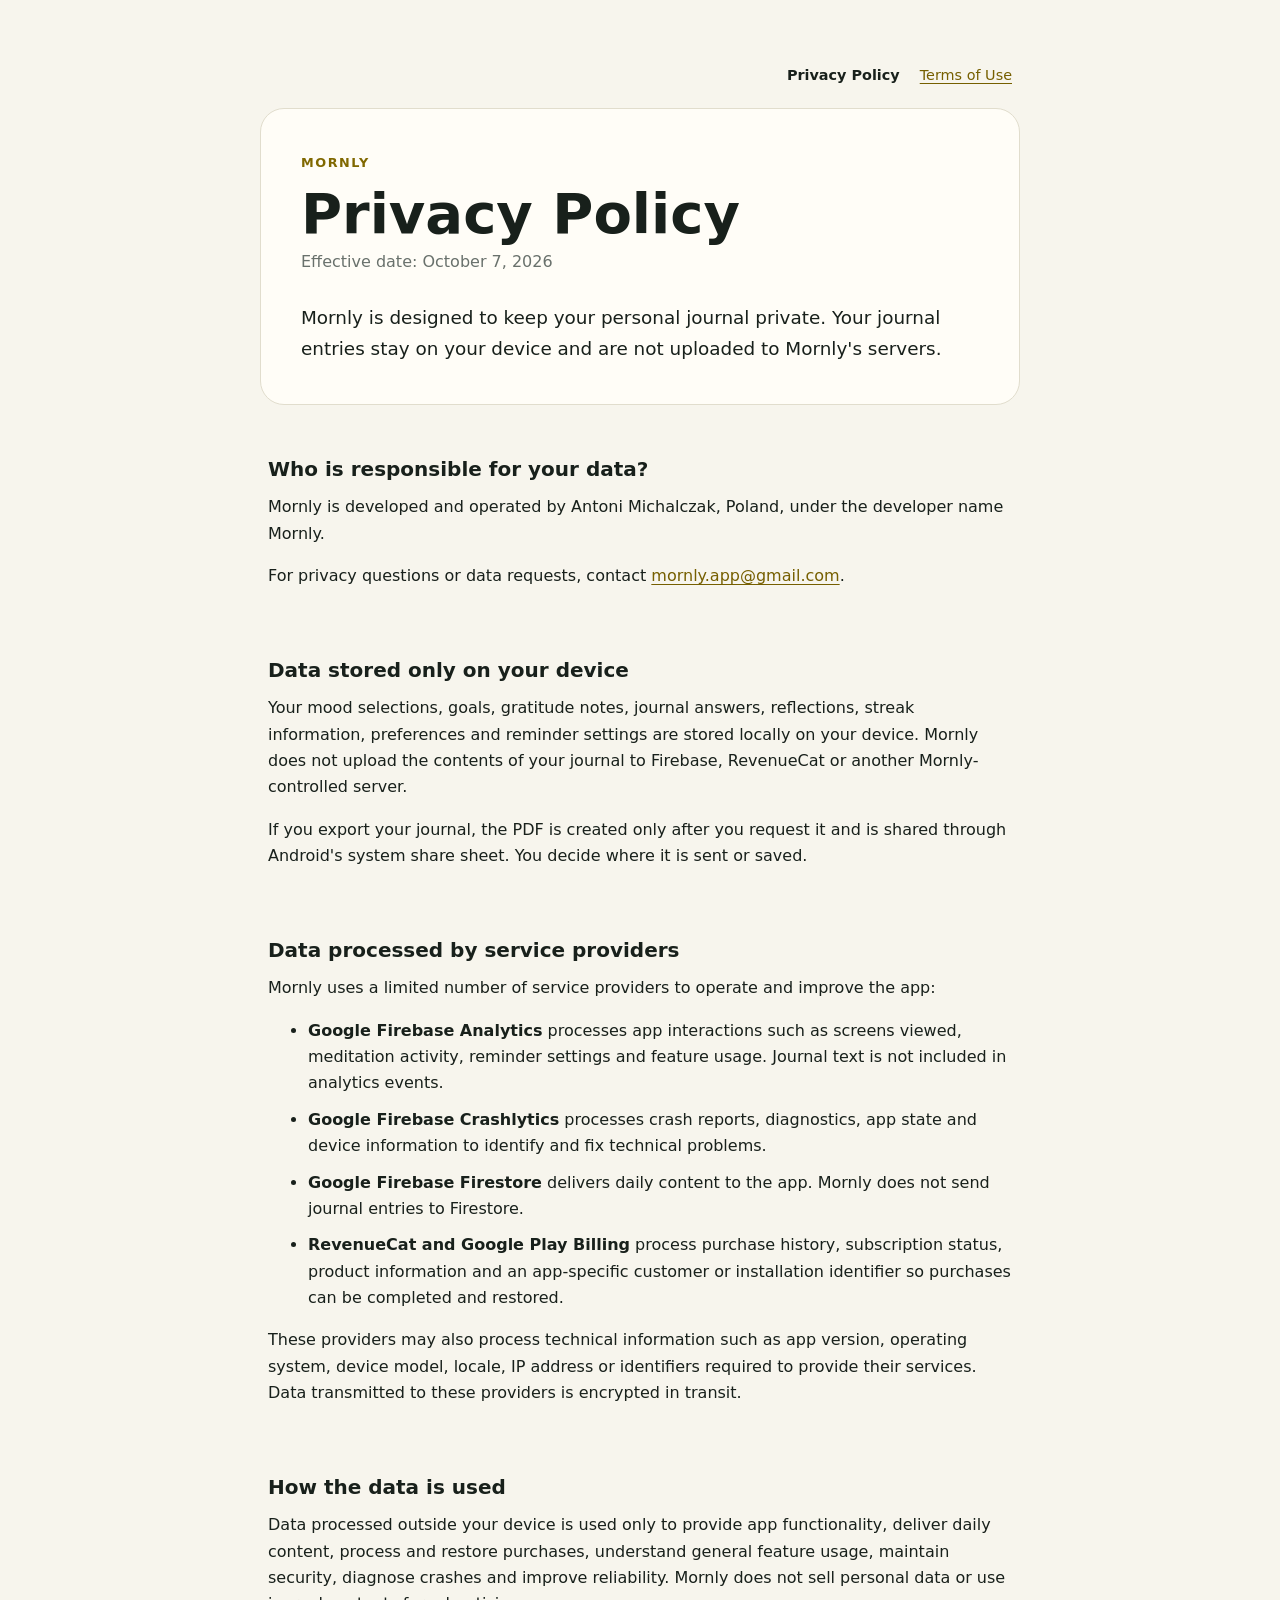
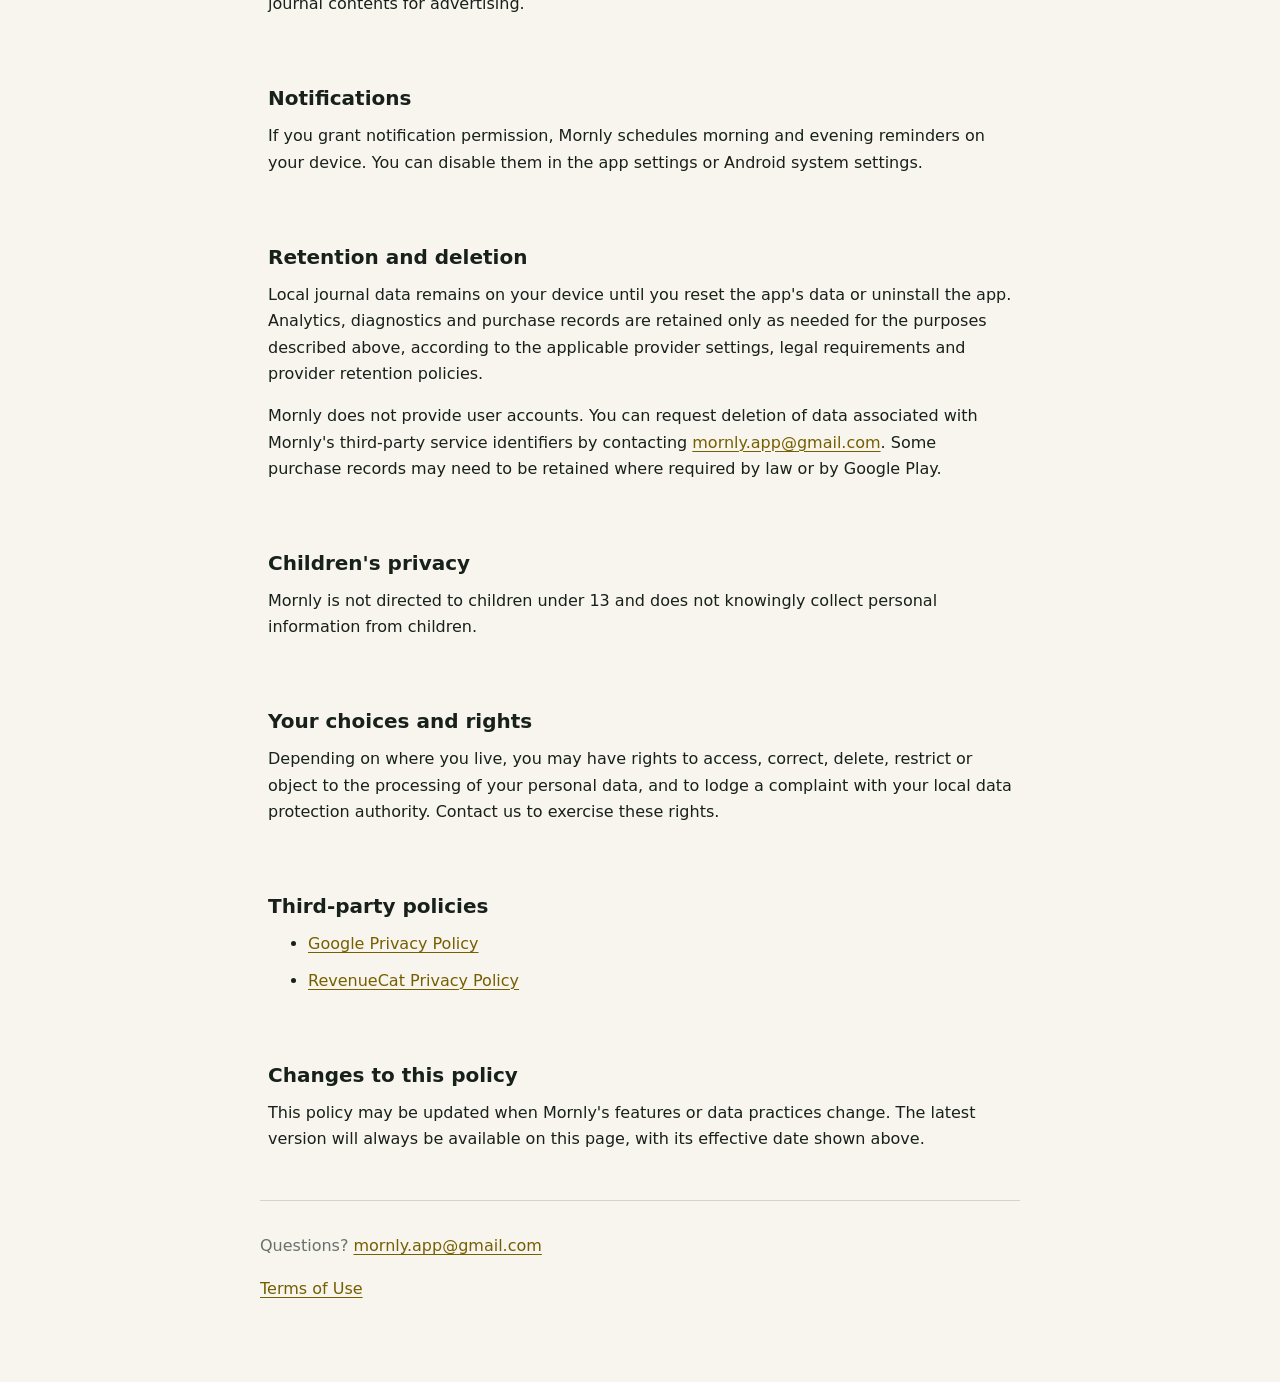
<file: index.html>
<!doctype html>
<html lang="en">
<head>
  <meta charset="utf-8">
  <meta name="viewport" content="width=device-width, initial-scale=1">
  <meta name="description" content="Mornly Privacy Policy">
  <title>Privacy Policy — Mornly</title>
  <link rel="stylesheet" href="styles.css">
</head>
<body>
  <main>
    <nav class="legal-nav" aria-label="Legal documents">
      <strong>Privacy Policy</strong>
      <a href="terms/">Terms of Use</a>
    </nav>
    <header>
      <span class="eyebrow">Mornly</span>
      <h1>Privacy Policy</h1>
      <p class="updated">Effective date: October 7, 2026</p>
      <p class="intro">Mornly is designed to keep your personal journal private. Your journal entries stay on your device and are not uploaded to Mornly's servers.</p>
    </header>

    <section>
      <h2>Who is responsible for your data?</h2>
      <p>Mornly is developed and operated by Antoni Michalczak, Poland, under the developer name Mornly.</p>
      <p>For privacy questions or data requests, contact <a href="mailto:mornly.app@gmail.com">mornly.app@gmail.com</a>.</p>
    </section>

    <section>
      <h2>Data stored only on your device</h2>
      <p>Your mood selections, goals, gratitude notes, journal answers, reflections, streak information, preferences and reminder settings are stored locally on your device. Mornly does not upload the contents of your journal to Firebase, RevenueCat or another Mornly-controlled server.</p>
      <p>If you export your journal, the PDF is created only after you request it and is shared through Android's system share sheet. You decide where it is sent or saved.</p>
    </section>

    <section>
      <h2>Data processed by service providers</h2>
      <p>Mornly uses a limited number of service providers to operate and improve the app:</p>
      <ul>
        <li><strong>Google Firebase Analytics</strong> processes app interactions such as screens viewed, meditation activity, reminder settings and feature usage. Journal text is not included in analytics events.</li>
        <li><strong>Google Firebase Crashlytics</strong> processes crash reports, diagnostics, app state and device information to identify and fix technical problems.</li>
        <li><strong>Google Firebase Firestore</strong> delivers daily content to the app. Mornly does not send journal entries to Firestore.</li>
        <li><strong>RevenueCat and Google Play Billing</strong> process purchase history, subscription status, product information and an app-specific customer or installation identifier so purchases can be completed and restored.</li>
      </ul>
      <p>These providers may also process technical information such as app version, operating system, device model, locale, IP address or identifiers required to provide their services. Data transmitted to these providers is encrypted in transit.</p>
    </section>

    <section>
      <h2>How the data is used</h2>
      <p>Data processed outside your device is used only to provide app functionality, deliver daily content, process and restore purchases, understand general feature usage, maintain security, diagnose crashes and improve reliability. Mornly does not sell personal data or use journal contents for advertising.</p>
    </section>

    <section>
      <h2>Notifications</h2>
      <p>If you grant notification permission, Mornly schedules morning and evening reminders on your device. You can disable them in the app settings or Android system settings.</p>
    </section>

    <section>
      <h2>Retention and deletion</h2>
      <p>Local journal data remains on your device until you reset the app's data or uninstall the app. Analytics, diagnostics and purchase records are retained only as needed for the purposes described above, according to the applicable provider settings, legal requirements and provider retention policies.</p>
      <p>Mornly does not provide user accounts. You can request deletion of data associated with Mornly's third-party service identifiers by contacting <a href="mailto:mornly.app@gmail.com?subject=Mornly%20privacy%20request">mornly.app@gmail.com</a>. Some purchase records may need to be retained where required by law or by Google Play.</p>
    </section>

    <section>
      <h2>Children's privacy</h2>
      <p>Mornly is not directed to children under 13 and does not knowingly collect personal information from children.</p>
    </section>

    <section>
      <h2>Your choices and rights</h2>
      <p>Depending on where you live, you may have rights to access, correct, delete, restrict or object to the processing of your personal data, and to lodge a complaint with your local data protection authority. Contact us to exercise these rights.</p>
    </section>

    <section>
      <h2>Third-party policies</h2>
      <ul>
        <li><a href="https://policies.google.com/privacy">Google Privacy Policy</a></li>
        <li><a href="https://www.revenuecat.com/privacy/">RevenueCat Privacy Policy</a></li>
      </ul>
    </section>

    <section>
      <h2>Changes to this policy</h2>
      <p>This policy may be updated when Mornly's features or data practices change. The latest version will always be available on this page, with its effective date shown above.</p>
    </section>

    <footer>
      <p>Questions? <a href="mailto:mornly.app@gmail.com">mornly.app@gmail.com</a></p>
      <p><a href="terms/">Terms of Use</a></p>
    </footer>
  </main>
</body>
</html>
</file>
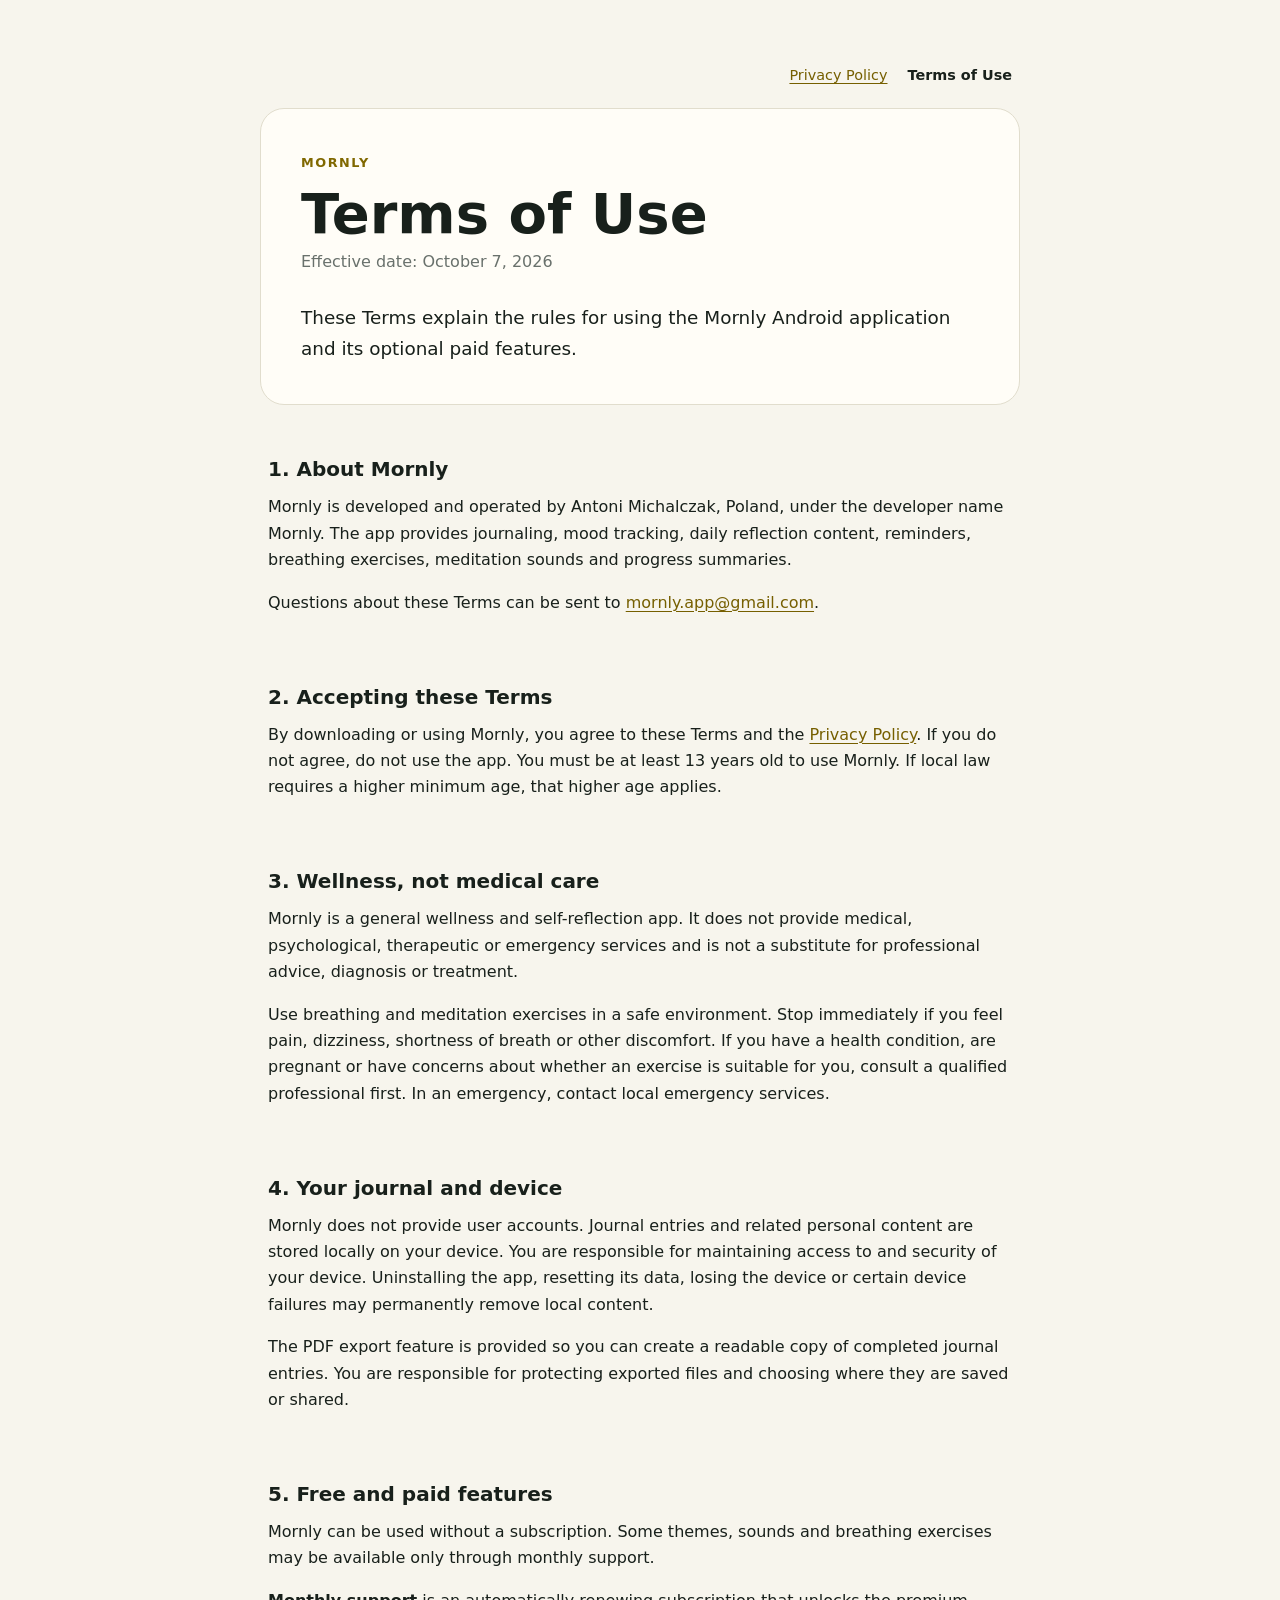
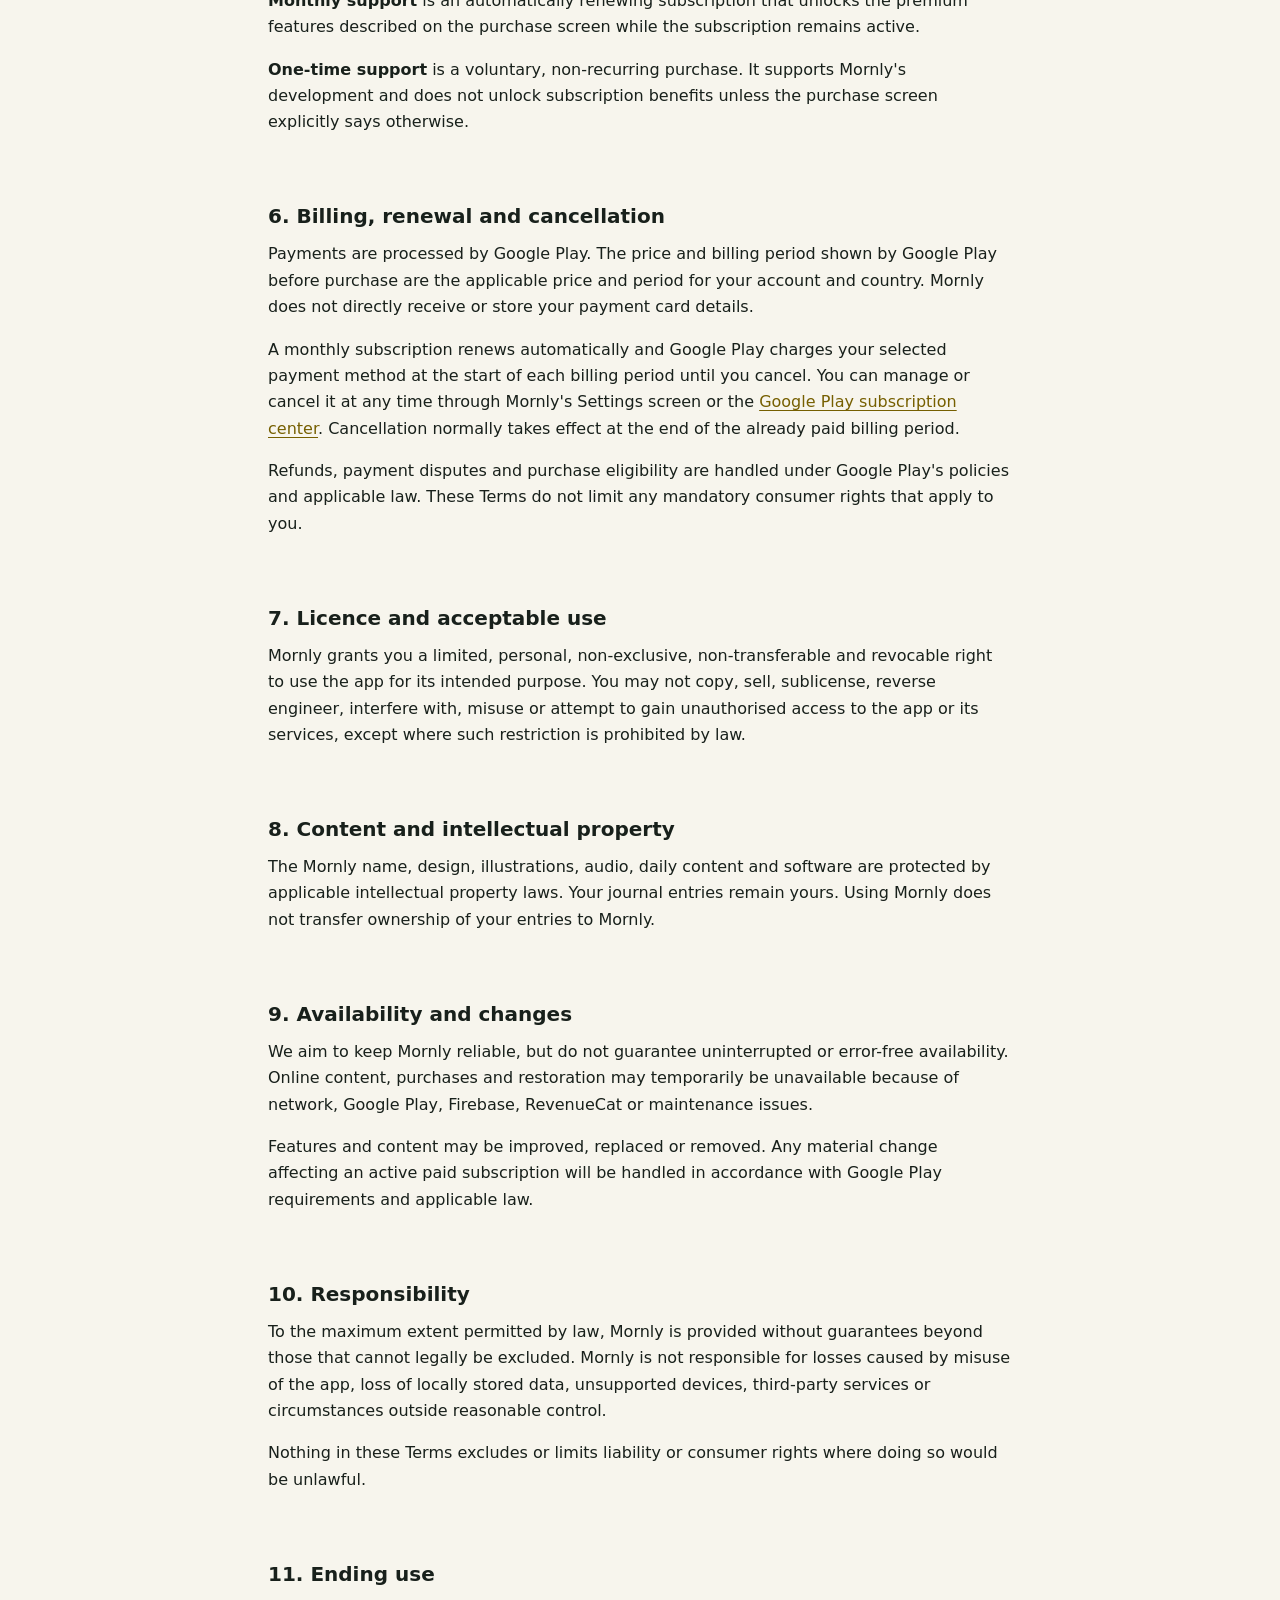
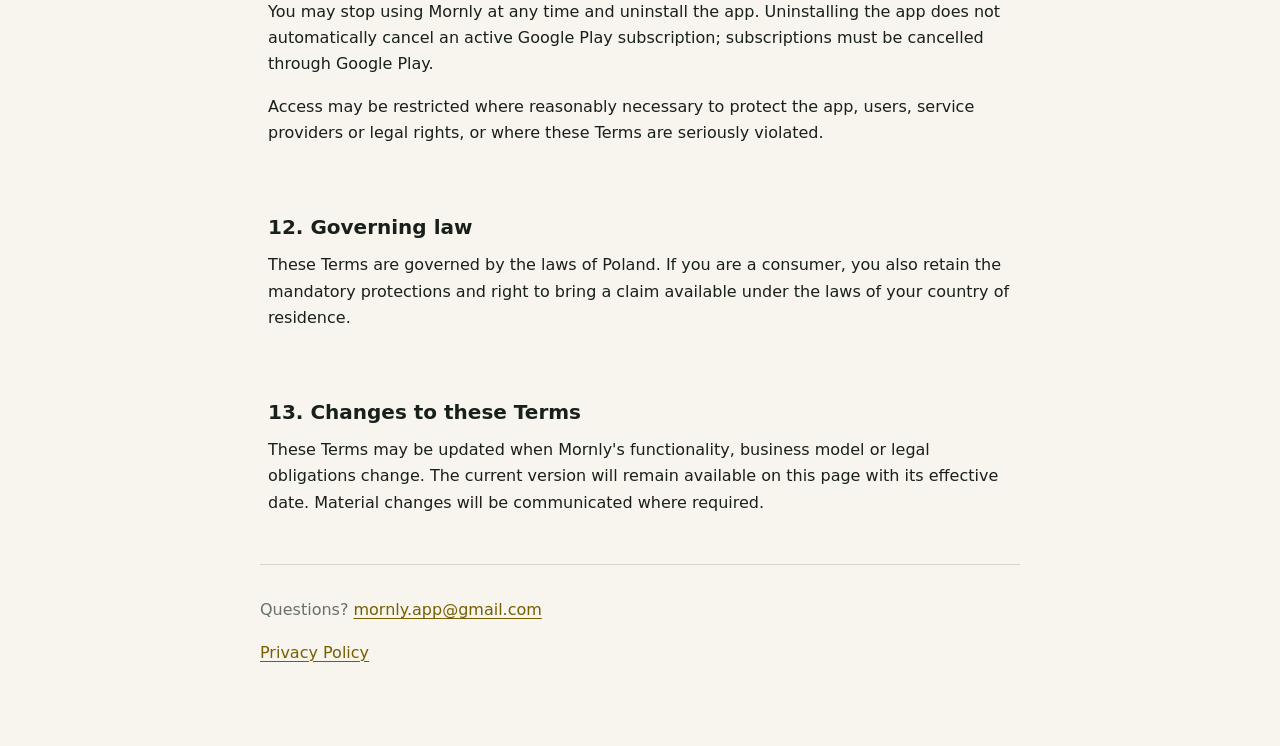
<file: terms/index.html>
<!doctype html>
<html lang="en">
<head>
  <meta charset="utf-8">
  <meta name="viewport" content="width=device-width, initial-scale=1">
  <meta name="description" content="Mornly Terms of Use">
  <title>Terms of Use — Mornly</title>
  <link rel="stylesheet" href="../styles.css">
</head>
<body>
  <main>
    <nav class="legal-nav" aria-label="Legal documents">
      <a href="../">Privacy Policy</a>
      <strong>Terms of Use</strong>
    </nav>

    <header>
      <span class="eyebrow">Mornly</span>
      <h1>Terms of Use</h1>
      <p class="updated">Effective date: October 7, 2026</p>
      <p class="intro">These Terms explain the rules for using the Mornly Android application and its optional paid features.</p>
    </header>

    <section>
      <h2>1. About Mornly</h2>
      <p>Mornly is developed and operated by Antoni Michalczak, Poland, under the developer name Mornly. The app provides journaling, mood tracking, daily reflection content, reminders, breathing exercises, meditation sounds and progress summaries.</p>
      <p>Questions about these Terms can be sent to <a href="mailto:mornly.app@gmail.com">mornly.app@gmail.com</a>.</p>
    </section>

    <section>
      <h2>2. Accepting these Terms</h2>
      <p>By downloading or using Mornly, you agree to these Terms and the <a href="../">Privacy Policy</a>. If you do not agree, do not use the app. You must be at least 13 years old to use Mornly. If local law requires a higher minimum age, that higher age applies.</p>
    </section>

    <section>
      <h2>3. Wellness, not medical care</h2>
      <p>Mornly is a general wellness and self-reflection app. It does not provide medical, psychological, therapeutic or emergency services and is not a substitute for professional advice, diagnosis or treatment.</p>
      <p>Use breathing and meditation exercises in a safe environment. Stop immediately if you feel pain, dizziness, shortness of breath or other discomfort. If you have a health condition, are pregnant or have concerns about whether an exercise is suitable for you, consult a qualified professional first. In an emergency, contact local emergency services.</p>
    </section>

    <section>
      <h2>4. Your journal and device</h2>
      <p>Mornly does not provide user accounts. Journal entries and related personal content are stored locally on your device. You are responsible for maintaining access to and security of your device. Uninstalling the app, resetting its data, losing the device or certain device failures may permanently remove local content.</p>
      <p>The PDF export feature is provided so you can create a readable copy of completed journal entries. You are responsible for protecting exported files and choosing where they are saved or shared.</p>
    </section>

    <section>
      <h2>5. Free and paid features</h2>
      <p>Mornly can be used without a subscription. Some themes, sounds and breathing exercises may be available only through monthly support.</p>
      <p><strong>Monthly support</strong> is an automatically renewing subscription that unlocks the premium features described on the purchase screen while the subscription remains active.</p>
      <p><strong>One-time support</strong> is a voluntary, non-recurring purchase. It supports Mornly's development and does not unlock subscription benefits unless the purchase screen explicitly says otherwise.</p>
    </section>

    <section>
      <h2>6. Billing, renewal and cancellation</h2>
      <p>Payments are processed by Google Play. The price and billing period shown by Google Play before purchase are the applicable price and period for your account and country. Mornly does not directly receive or store your payment card details.</p>
      <p>A monthly subscription renews automatically and Google Play charges your selected payment method at the start of each billing period until you cancel. You can manage or cancel it at any time through Mornly's Settings screen or the <a href="https://play.google.com/store/account/subscriptions">Google Play subscription center</a>. Cancellation normally takes effect at the end of the already paid billing period.</p>
      <p>Refunds, payment disputes and purchase eligibility are handled under Google Play's policies and applicable law. These Terms do not limit any mandatory consumer rights that apply to you.</p>
    </section>

    <section>
      <h2>7. Licence and acceptable use</h2>
      <p>Mornly grants you a limited, personal, non-exclusive, non-transferable and revocable right to use the app for its intended purpose. You may not copy, sell, sublicense, reverse engineer, interfere with, misuse or attempt to gain unauthorised access to the app or its services, except where such restriction is prohibited by law.</p>
    </section>

    <section>
      <h2>8. Content and intellectual property</h2>
      <p>The Mornly name, design, illustrations, audio, daily content and software are protected by applicable intellectual property laws. Your journal entries remain yours. Using Mornly does not transfer ownership of your entries to Mornly.</p>
    </section>

    <section>
      <h2>9. Availability and changes</h2>
      <p>We aim to keep Mornly reliable, but do not guarantee uninterrupted or error-free availability. Online content, purchases and restoration may temporarily be unavailable because of network, Google Play, Firebase, RevenueCat or maintenance issues.</p>
      <p>Features and content may be improved, replaced or removed. Any material change affecting an active paid subscription will be handled in accordance with Google Play requirements and applicable law.</p>
    </section>

    <section>
      <h2>10. Responsibility</h2>
      <p>To the maximum extent permitted by law, Mornly is provided without guarantees beyond those that cannot legally be excluded. Mornly is not responsible for losses caused by misuse of the app, loss of locally stored data, unsupported devices, third-party services or circumstances outside reasonable control.</p>
      <p>Nothing in these Terms excludes or limits liability or consumer rights where doing so would be unlawful.</p>
    </section>

    <section>
      <h2>11. Ending use</h2>
      <p>You may stop using Mornly at any time and uninstall the app. Uninstalling the app does not automatically cancel an active Google Play subscription; subscriptions must be cancelled through Google Play.</p>
      <p>Access may be restricted where reasonably necessary to protect the app, users, service providers or legal rights, or where these Terms are seriously violated.</p>
    </section>

    <section>
      <h2>12. Governing law</h2>
      <p>These Terms are governed by the laws of Poland. If you are a consumer, you also retain the mandatory protections and right to bring a claim available under the laws of your country of residence.</p>
    </section>

    <section>
      <h2>13. Changes to these Terms</h2>
      <p>These Terms may be updated when Mornly's functionality, business model or legal obligations change. The current version will remain available on this page with its effective date. Material changes will be communicated where required.</p>
    </section>

    <footer>
      <p>Questions? <a href="mailto:mornly.app@gmail.com">mornly.app@gmail.com</a></p>
      <p><a href="../">Privacy Policy</a></p>
    </footer>
  </main>
</body>
</html>
</file>
<file: styles.css>
:root {
  color-scheme: light;
  font-family: Inter, ui-sans-serif, system-ui, -apple-system, BlinkMacSystemFont, "Segoe UI", sans-serif;
  color: #18201b;
  background: #f7f5ed;
  line-height: 1.65;
}

* {
  box-sizing: border-box;
}

body {
  margin: 0;
}

main {
  width: min(760px, calc(100% - 32px));
  margin: 0 auto;
  padding: 64px 0;
}

.legal-nav {
  display: flex;
  justify-content: flex-end;
  gap: 20px;
  padding: 0 8px 20px;
  font-size: 0.9rem;
}

.legal-nav strong {
  color: #18201b;
}

header {
  padding: 40px;
  border: 1px solid #e1ddcd;
  border-radius: 24px;
  background: #fffdf7;
}

.eyebrow {
  color: #806800;
  font-size: 0.8rem;
  font-weight: 800;
  letter-spacing: 0.12em;
  text-transform: uppercase;
}

h1 {
  margin: 8px 0 4px;
  font-size: clamp(2.2rem, 7vw, 3.5rem);
  line-height: 1.1;
}

.updated {
  margin: 0;
  color: #69716c;
}

.intro {
  margin: 28px 0 0;
  font-size: 1.15rem;
}

section {
  padding: 32px 8px 0;
}

h2 {
  margin-bottom: 8px;
  font-size: 1.25rem;
}

p,
ul {
  margin-top: 8px;
}

li + li {
  margin-top: 10px;
}

a {
  color: #765f00;
  text-decoration-thickness: 1px;
  text-underline-offset: 3px;
}

footer {
  margin-top: 48px;
  padding-top: 24px;
  border-top: 1px solid #d8d4c5;
  color: #69716c;
}

@media (max-width: 540px) {
  main {
    padding: 24px 0 40px;
  }

  header {
    padding: 28px 24px;
    border-radius: 18px;
  }

  section {
    padding-top: 24px;
  }

  .legal-nav {
    justify-content: flex-start;
  }
}
</file>
